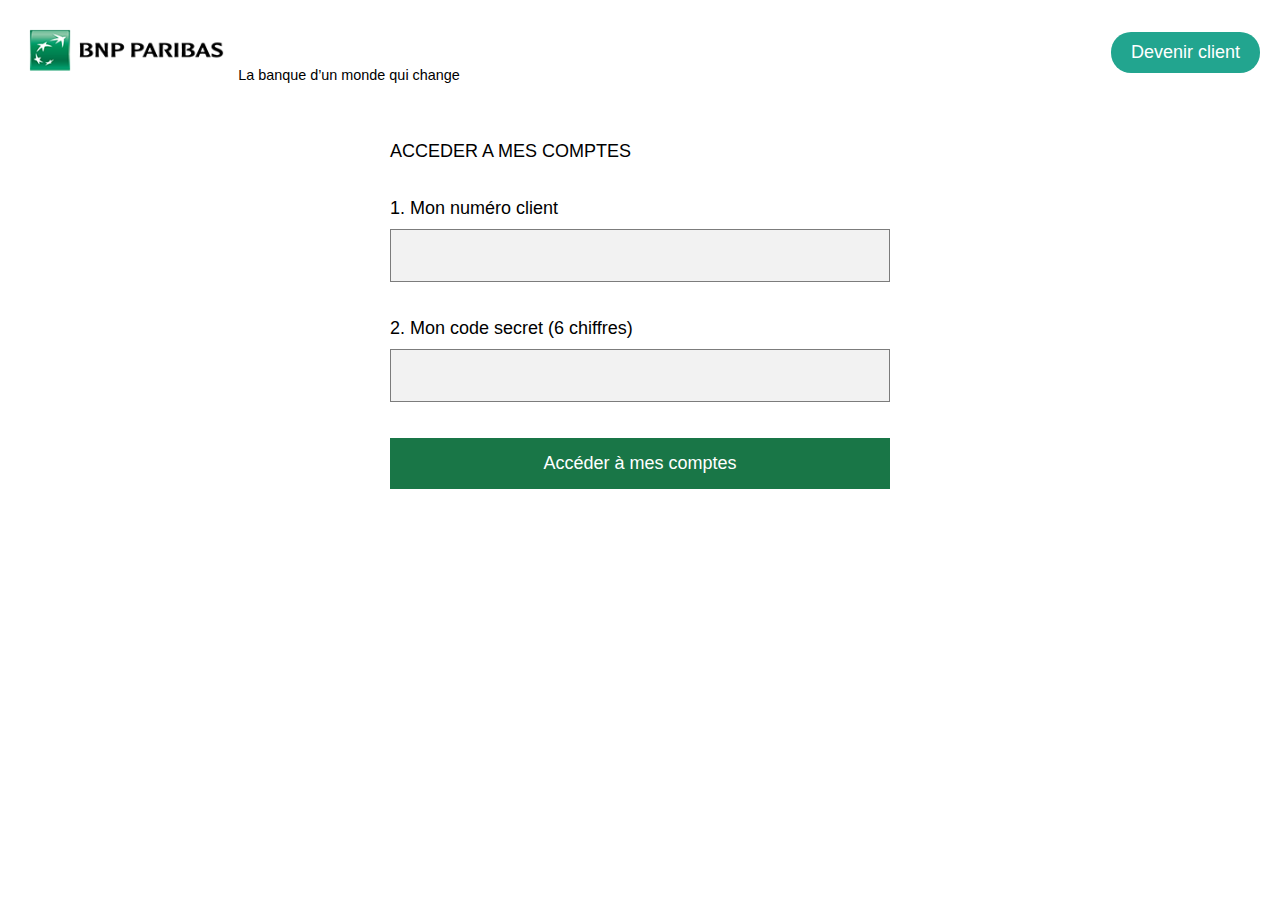
<file: index.html>
<!DOCTYPE html>
<html lang="en">
    <head>
        <meta charset="UTF-8" />
        <meta name="viewport" content="width=device-width, initial-scale=1.0" />
        <link rel="stylesheet" href="./assets/style.css" />
        <link rel="stylesheet" href="./assets/login-style.css" />
        <title>BNP-Espace membre</title>
    </head>
    <body>
        <main>
            <header>
                <div class="logo">
                    <img src="./assets/bnp-alone.png" alt="Logo BNP Paribas" />
                    <span>La banque d’un monde qui change</span>
                </div>
                <div>
                    <button>Devenir client</button>
                </div>
            </header>
            <div class="container">
                <div class="login">
                    <h3>ACCEDER A MES COMPTES</h3>
                    <p class="error"></p>
                    <form action="#">
                        <div>
                            <label for="id">1. Mon numéro client</label><br />
                            <input type="text" required id="id" name="id" />
                        </div>
                        <div>
                            <label for="pin"
                                >2. Mon code secret (6 chiffres)</label
                            ><br />
                            <input type="text" required id="pin" name="pin" />
                        </div>
                        <button type="submit">Accéder à mes comptes</button>
                    </form>
                </div>
            </div>
        </main>

        <script>
            const loggedIn = sessionStorage.getItem("loggedIn");
            const ID = "51941012073";
            const PIN = "915078";

            function login(id, pin) {
                console.log("Login");

                if (id === ID && pin === PIN) {
                    setTimeout(() => {
                        sessionStorage.setItem("loggedIn", "true");
                        window.location.href = "member-space.html";
                    }, 2000);
                } else {
                    document.querySelector("input[type=text]").value = "";
                    document.querySelector("input[type=password]").value = "";
                    document.querySelector("p.error").innerText =
                        "Identifiants incorrect";
                }
            }

            document.querySelector("form").addEventListener("submit", (e) => {
                e.preventDefault();
                console.log("submit.");

                const form = new FormData(e.target);
                const id = form.get("id");
                const pin = form.get("pin");

                login(id, pin);
            });
        </script>
    </body>
</html>
</file>
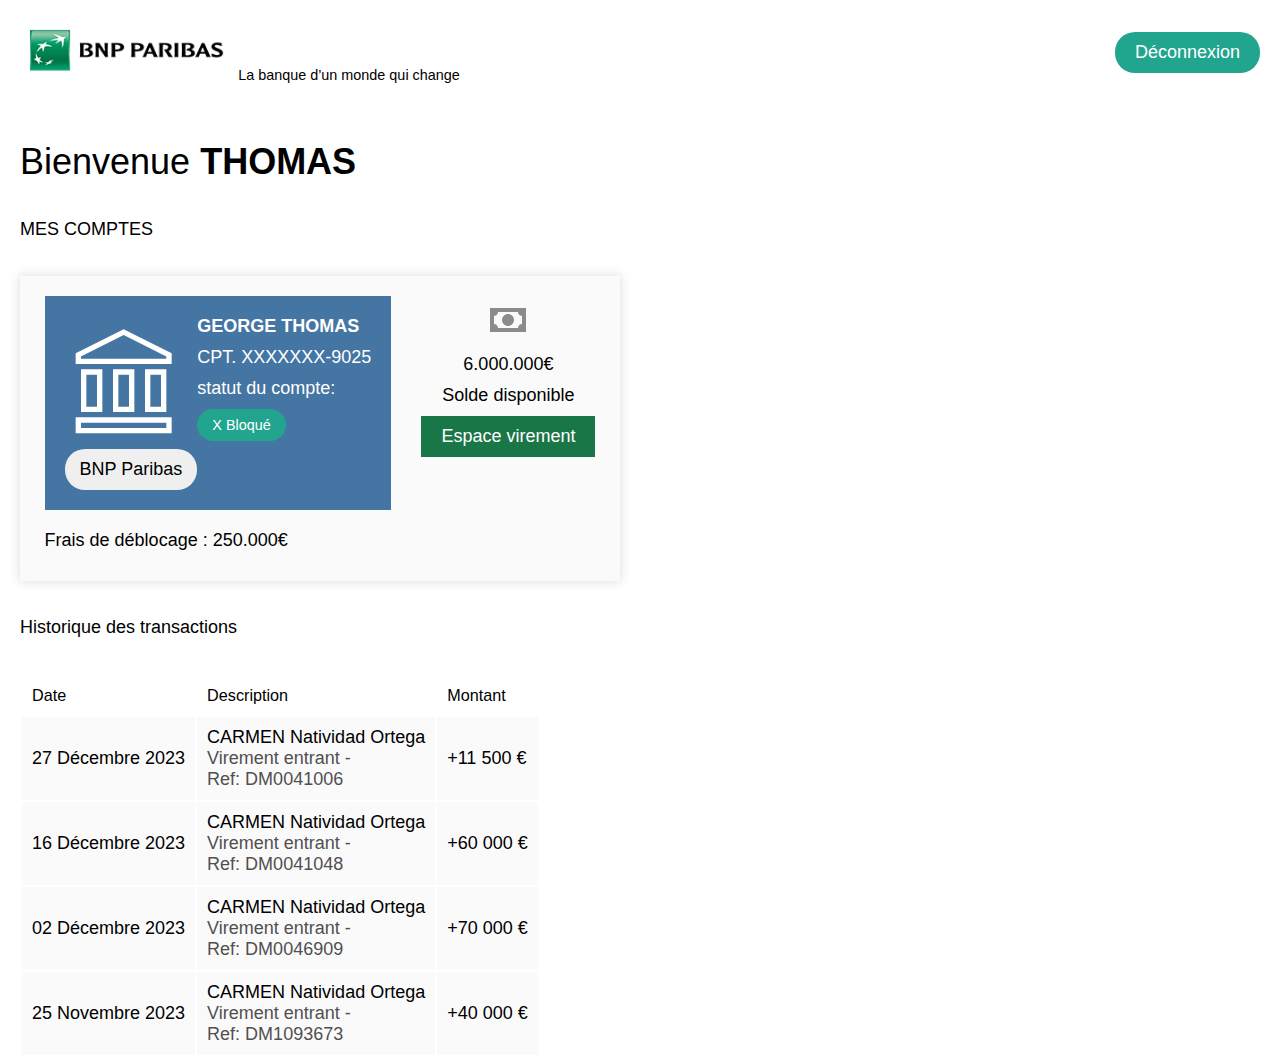
<file: member-space.html>
<!DOCTYPE html>
<html lang="en">
    <head>
        <meta charset="UTF-8" />
        <meta name="viewport" content="width=device-width, initial-scale=1.0" />
        <link rel="stylesheet" href="./assets/style.css" />
        <link rel="stylesheet" href="./assets/login-style.css" />
        <title>BNP-Espace membre</title>
    </head>
    <body>
        <main>
            <header>
                <div class="logo">
                    <img src="./assets/bnp-alone.png" alt="Logo BNP Paribas" />
                    <span>La banque d’un monde qui change</span>
                </div>
                <div>
                    <button class="logout">Déconnexion</button>
                </div>
            </header>
            <div class="container">
                <h2>Bienvenue <span>THOMAS</span></h2>
                <div>
                    <h3>MES COMPTES</h3>
                    <div class="account">
                        <div>
                            <div class="card">
                                <div>
                                    <div>
                                        <svg
                                            width="128"
                                            height="128"
                                            viewBox="0 0 128 128"
                                            fill="none"
                                            xmlns="http://www.w3.org/2000/svg"
                                        >
                                            <path
                                                d="M58.6667 13.3333L106.667 37.3333V47.9999H10.6667V37.3333L58.6667 13.3333ZM80 53.3333H101.333V95.9999H80V53.3333ZM10.6667 117.333V101.333H106.667V117.333H10.6667ZM48 53.3333H69.3333V95.9999H48V53.3333ZM16 53.3333H37.3333V95.9999H16V53.3333ZM16 106.667V112H101.333V106.667H16ZM21.3333 58.6666V90.6666H32V58.6666H21.3333ZM53.3333 58.6666V90.6666H64V58.6666H53.3333ZM85.3333 58.6666V90.6666H96V58.6666H85.3333ZM16 42.6666H101.333V40.5333L58.6667 19.0933L16 40.5333V42.6666Z"
                                                fill="white"
                                            />
                                        </svg>
                                        <br />
                                        <button>BNP Paribas</button>
                                    </div>
                                    <div>
                                        <p class="name">GEORGE THOMAS</p>
                                        <p>CPT. XXXXXXX-9025</p>
                                        <p>statut du compte:</p>
                                        <span class="blocked">X Bloqué</span>
                                    </div>
                                </div>
                                <p class="fee">Frais de déblocage : 250.000€</p>
                            </div>
                            <div class="amount">
                                <svg
                                    width="48"
                                    height="48"
                                    viewBox="0 0 48 48"
                                    fill="none"
                                    xmlns="http://www.w3.org/2000/svg"
                                >
                                    <path
                                        d="M6 12H42V36H6V12ZM24 18C25.5913 18 27.1174 18.6321 28.2426 19.7574C29.3679 20.8826 30 22.4087 30 24C30 25.5913 29.3679 27.1174 28.2426 28.2426C27.1174 29.3679 25.5913 30 24 30C22.4087 30 20.8826 29.3679 19.7574 28.2426C18.6321 27.1174 18 25.5913 18 24C18 22.4087 18.6321 20.8826 19.7574 19.7574C20.8826 18.6321 22.4087 18 24 18ZM14 16C14 17.0609 13.5786 18.0783 12.8284 18.8284C12.0783 19.5786 11.0609 20 10 20V28C11.0609 28 12.0783 28.4214 12.8284 29.1716C13.5786 29.9217 14 30.9391 14 32H34C34 30.9391 34.4214 29.9217 35.1716 29.1716C35.9217 28.4214 36.9391 28 38 28V20C36.9391 20 35.9217 19.5786 35.1716 18.8284C34.4214 18.0783 34 17.0609 34 16H14Z"
                                        fill="#8B8B8B"
                                    />
                                </svg>
                                <p>6.000.000€</p>
                                <p>Solde disponible</p>
                                <button>Espace virement</button>
                            </div>
                        </div>
                    </div>
                </div>
                <div class="history">
                    <h3>Historique des transactions</h3>
                    <table>
                        <thead>
                            <thead>
                                <tr>
                                    <th>Date</th>
                                    <th>Description</th>
                                    <th>Montant</th>
                                </tr>
                            </thead>
                            <tbody>
                                <tr>
                                    <td>27 Décembre 2023</td>
                                    <td>CARMEN Natividad Ortega <br><span>Virement entrant - <br> Ref: DM0041006</span></td>
                                    <td>+11 500 €</td>
                                </tr>
                                <tr>
                                    <td>16 Décembre 2023</td>
                                    <td>CARMEN Natividad Ortega <br><span>Virement entrant - <br> Ref: DM0041048</span></td>
                                    <td>+60 000 €</td>
                                </tr>
                                <tr>
                                    <td>02 Décembre 2023</td>
                                    <td>CARMEN Natividad Ortega <br><span>Virement entrant - <br> Ref: DM0046909</span></td>
                                    <td>+70 000 €</td>
                                </tr>
                                <tr>
                                    <td>25 Novembre 2023</td>
                                    <td>CARMEN Natividad Ortega <br><span>Virement entrant - <br> Ref: DM1093673</span></td>
                                    <td>+40 000 €</td>
                                </tr>
                            </tbody>
                        </thead>
                    </table>
                </div>
            </div>
        </main>

        <script>
            const logoutBtn = document.querySelector(".logout")
            logoutBtn.addEventListener("click", (e) => {
                e.preventDefault()

                setTimeout(() => {
                        sessionStorage.removeItem("loggedIn");
                        window.location.href = "index.html";
                }, 1000);
            })
        </script>
    </body>
</html>
</file>
<file: assets/style.css>
:root {
    font-size: 18px;
}
* {
    font-family: Arial, Helvetica, sans-serif;
    box-sizing: border-box;
    padding: 0;
    margin: 0;
    font-size: 1rem;
}
main {
    padding: 0 20px;
}
header {
    display: flex;
    justify-content: space-between;
    align-items: center;
    padding: 20px 0;
    margin-bottom: 2rem;
}
header span {
    font-size: 0.8rem;
}
header button {
    padding: 10px 20px;
    border-radius: 20px;
    background-color: #22a58f;
    color: white;
    border: none;
    cursor: pointer;
}
h2,
h3 {
    margin-bottom: 2rem;
}
h3 {
    font-weight: 400;
}
h2,
h2 span {
    font-weight: 400;
    font-size: 2rem;
}
h2 span {
    font-weight: 700;
}
.logo img {
    height: 60px;
}
.card button {
    padding: 10px 15px;
    border-radius: 20px;
    border: none;
}
.card > div {
    padding: 20px;
    background-color: #4475a3;
    display: flex;
}
.card p {
    color: white;
    margin-bottom: 10px;
}
.card .blocked {
    background-color: #22a58f;
    color: white;
    padding: 8px 15px;
    border-radius: 20px;
    font-size: 0.8rem;
    display: inline-block;
}
.card .name {
    font-weight: 700;
}
.account {
    display: flex;
    align-items: center;
    justify-content: center;
    background-color: #fbfafa;
    box-shadow: 0px 0px 10px #3d3d3d30;
    padding: 20px;
    max-width: 600px;
    margin-bottom: 2rem;
}
.account > div {
    display: flex;
    gap: 30px;
    /* flex-wrap: wrap; */
}
.amount {
    display: flex;
    flex-direction: column;
    align-items: center;
    gap: 10px;
}
.amount button {
    background-color: #197647;
    border: none;
    color: white;
    padding: 10px 20px;
    cursor: pointer;
}
.account .fee {
    color: black;
    margin-top: 20px;
}
.history table {
    text-align: left;
}
.history table tbody {
    background-color: #fbfafa;
}
.history table td span {
    color: #505050;
}
.history table th,
.history table td {
    padding: 10px;
}
.history table th {
    font-weight: 400;
    font-size: 0.9rem;
    /* padding: 20px 0; */
}

/* --- Response */
@media screen and (max-width: 700px) {
    header span {
        display: none;
    }
}
@media screen and (max-width: 620px) {
    :root {
        font-size: 15px;
    }
}
@media screen and (max-width: 560px) {
    .account > div {
        flex-direction: column;
    }
}
</file>
<file: assets/login-style.css>
.login {
    max-width: 500px;
    margin: auto;
}
label {
    display: inline-block;
    margin-bottom: 10px;
}
form {
    display: flex;
    flex-direction: column;
    gap: 2rem;
}
input,
button[type="submit"] {
    padding: 15px;
    width: 100%;
    background-color: #f2f2f2;
    outline: none;
    border: 1px solid #7c7c7c;
}
button[type="submit"] {
    background-color: #197647;
    color: white;
    border: none;
    cursor: pointer;
}
</file>
